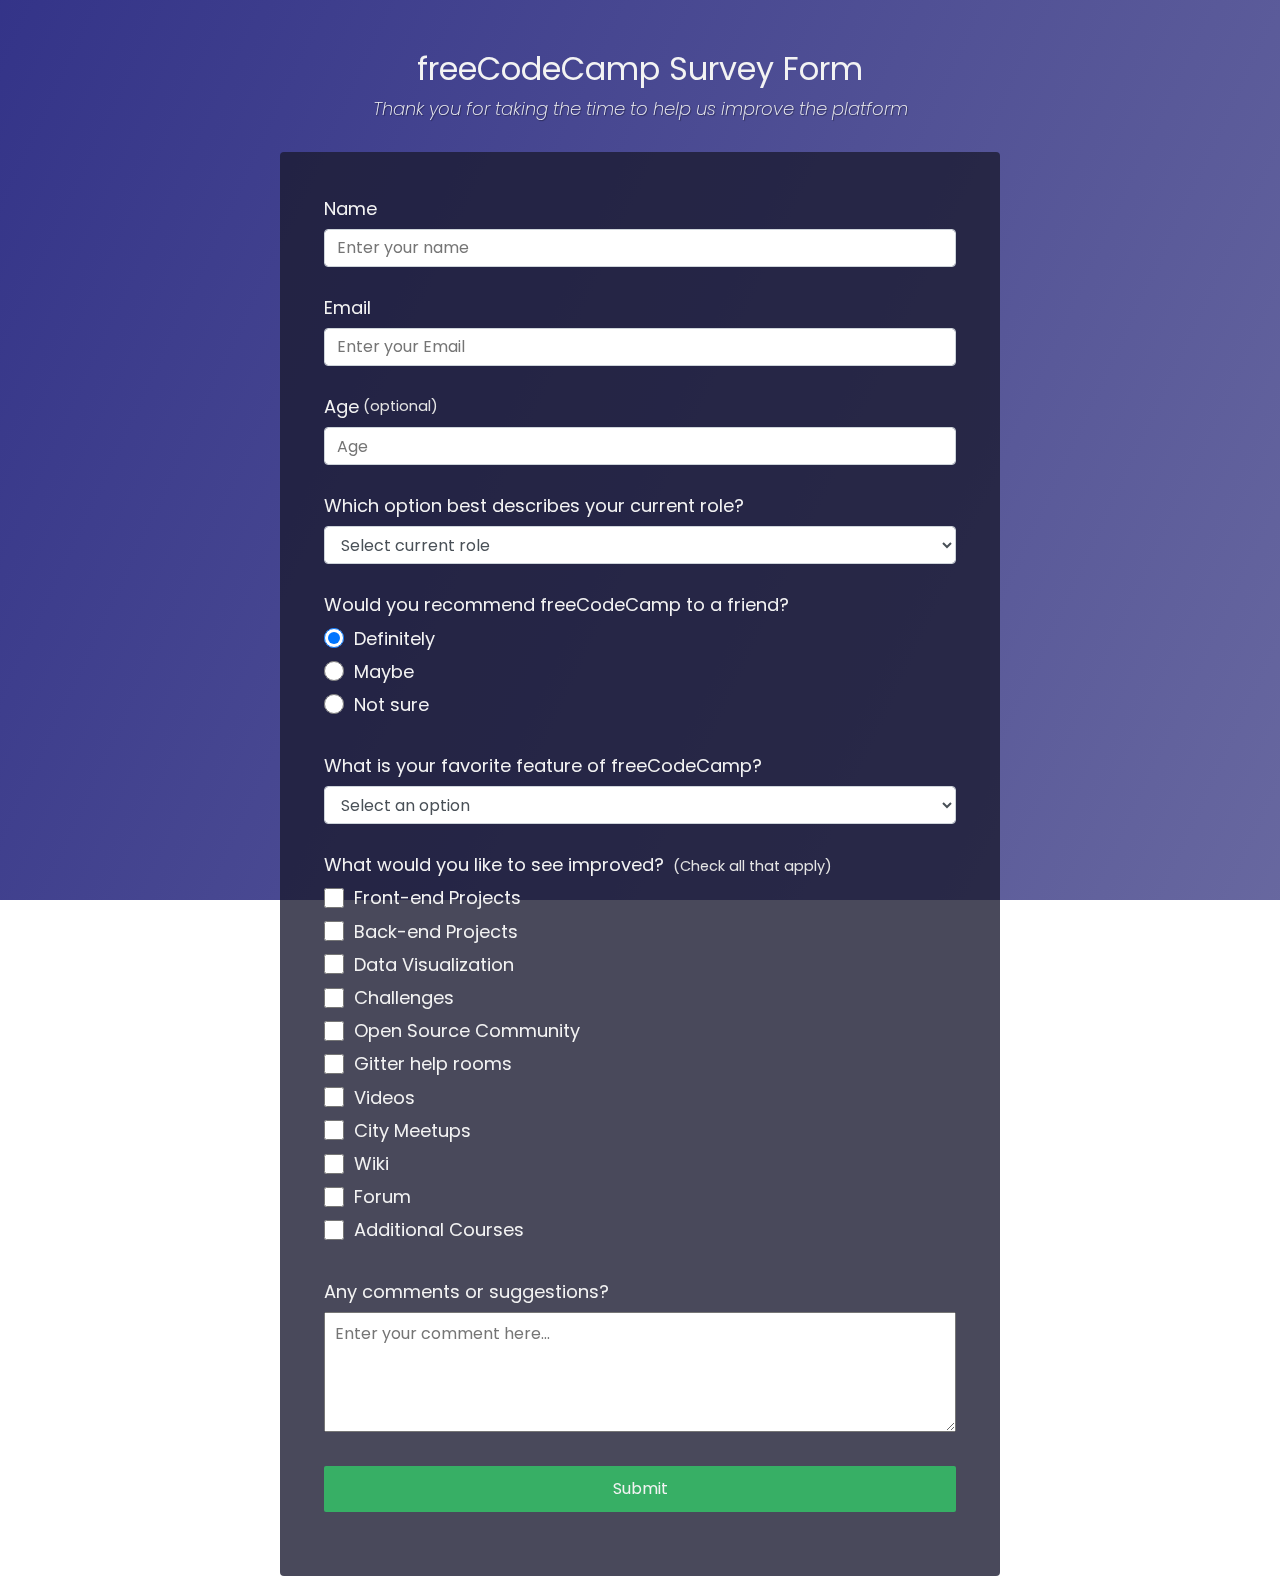
<file: Responsive Web Design Certification/Build a Survey/Index.html>
<!DOCTYPE html>
<!-- saved from url=(0039)https://survey-form.freecodecamp.rocks/ -->
<html><head><meta http-equiv="Content-Type" content="text/html; charset=UTF-8">
    <link rel="stylesheet" href="styles.css">
  </head>
  <body cz-shortcut-listen="true">
    <div class="container">
      <header class="header">
        <h1 id="title" class="text-center">freeCodeCamp Survey Form</h1>
        <p id="description" class="description text-center">
          Thank you for taking the time to help us improve the platform
        </p>
      </header>
      <form id="survey-form">
        <div class="form-group">
          <label id="name-label" for="name">Name</label>
          <input type="text" name="name" id="name" class="form-control" placeholder="Enter your name" required="">
        </div>
        <div class="form-group">
          <label id="email-label" for="email">Email</label>
          <input type="email" name="email" id="email" class="form-control" placeholder="Enter your Email" required="">
        </div>
        <div class="form-group">
          <label id="number-label" for="number">Age<span class="clue">(optional)</span></label>
          <input type="number" name="age" id="number" min="10" max="99" class="form-control" placeholder="Age">
        </div>
        <div class="form-group">
          <p>Which option best describes your current role?</p>
          <select id="dropdown" name="role" class="form-control" required="">
            <option disabled="" selected="" value="">Select current role</option>
            <option value="student">Student</option>
            <option value="job">Full Time Job</option>
            <option value="learner">Full Time Learner</option>
            <option value="preferNo">Prefer not to say</option>
            <option value="other">Other</option>
          </select>
        </div>

        <div class="form-group">
          <p>Would you recommend freeCodeCamp to a friend?</p>
          <label>
            <input name="user-recommend" value="definitely" type="radio" class="input-radio" checked="">Definitely</label>
          <label>
            <input name="user-recommend" value="maybe" type="radio" class="input-radio">Maybe</label>

          <label><input name="user-recommend" value="not-sure" type="radio" class="input-radio">Not sure</label>
        </div>

        <div class="form-group">
          <p>What is your favorite feature of freeCodeCamp?</p>
          <select id="most-like" name="mostLike" class="form-control" required="">
            <option disabled="" selected="" value="">Select an option</option>
            <option value="challenges">Challenges</option>
            <option value="projects">Projects</option>
            <option value="community">Community</option>
            <option value="openSource">Open Source</option>
          </select>
        </div>

        <div class="form-group">
          <p>
            What would you like to see improved?
            <span class="clue">(Check all that apply)</span>
          </p>

          <label><input name="prefer" value="front-end-projects" type="checkbox" class="input-checkbox">Front-end Projects</label>
          <label>
            <input name="prefer" value="back-end-projects" type="checkbox" class="input-checkbox">Back-end Projects</label>
          <label><input name="prefer" value="data-visualization" type="checkbox" class="input-checkbox">Data Visualization</label>
          <label><input name="prefer" value="challenges" type="checkbox" class="input-checkbox">Challenges</label>
          <label><input name="prefer" value="open-source-community" type="checkbox" class="input-checkbox">Open Source Community</label>
          <label><input name="prefer" value="gitter-help-rooms" type="checkbox" class="input-checkbox">Gitter help rooms</label>
          <label><input name="prefer" value="videos" type="checkbox" class="input-checkbox">Videos</label>
          <label><input name="prefer" value="city-meetups" type="checkbox" class="input-checkbox">City Meetups</label>
          <label><input name="prefer" value="wiki" type="checkbox" class="input-checkbox">Wiki</label>
          <label><input name="prefer" value="forum" type="checkbox" class="input-checkbox">Forum</label>
          <label><input name="prefer" value="additional-courses" type="checkbox" class="input-checkbox">Additional Courses</label>
        </div>

        <div class="form-group">
          <p>Any comments or suggestions?</p>
          <textarea id="comments" class="input-textarea" name="comment" placeholder="Enter your comment here..."></textarea>
        </div>

        <div class="form-group">
          <button type="submit" id="submit" class="submit-button">
            Submit
          </button>
        </div>
      </form>
    </div>
  

</body></html
</file>
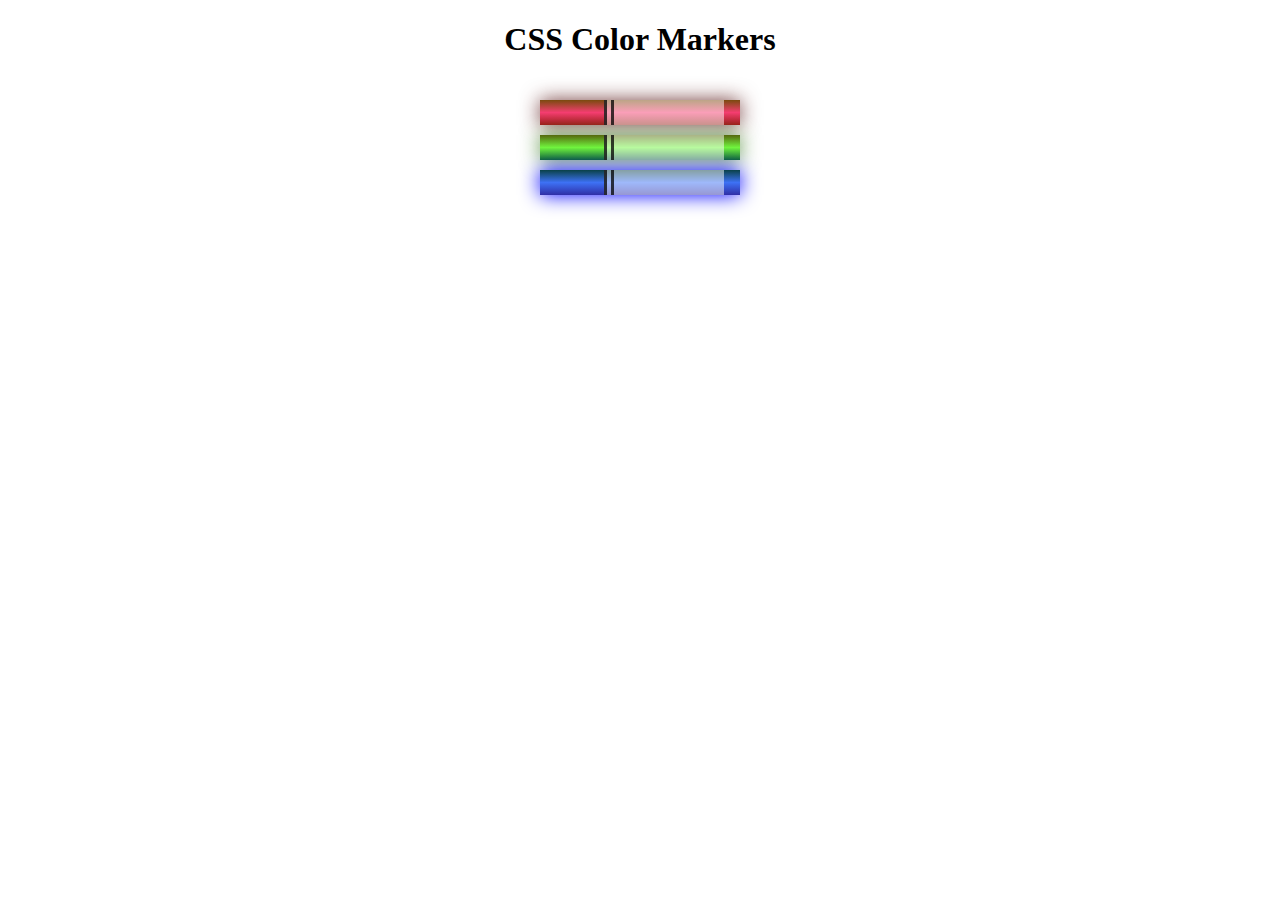
<file: Responsive Web Design Certification/Learn CSS Colors by Building a Set of Colored Markers/Index.html>
<!DOCTYPE html>
<html lang="en">
  <head>
    <meta charset="utf-8">
    <meta name="viewport" content="width=device-width, initial-scale=1.0">
    <title>Colored Markers</title>
    <link rel="stylesheet" href="styles.css">
  </head>
  <body>
    <h1>CSS Color Markers</h1>
    <div class="container">
      <div class="marker red">
        <div class="cap"></div>
        <div class="sleeve"></div>
      </div>
      <div class="marker green">
        <div class="cap"></div>
        <div class="sleeve"></div>
      </div>
      <div class="marker blue">
        <div class="cap"></div>
        <div class="sleeve"></div>
      </div>
    </div>
  </body>
</html>
</file>
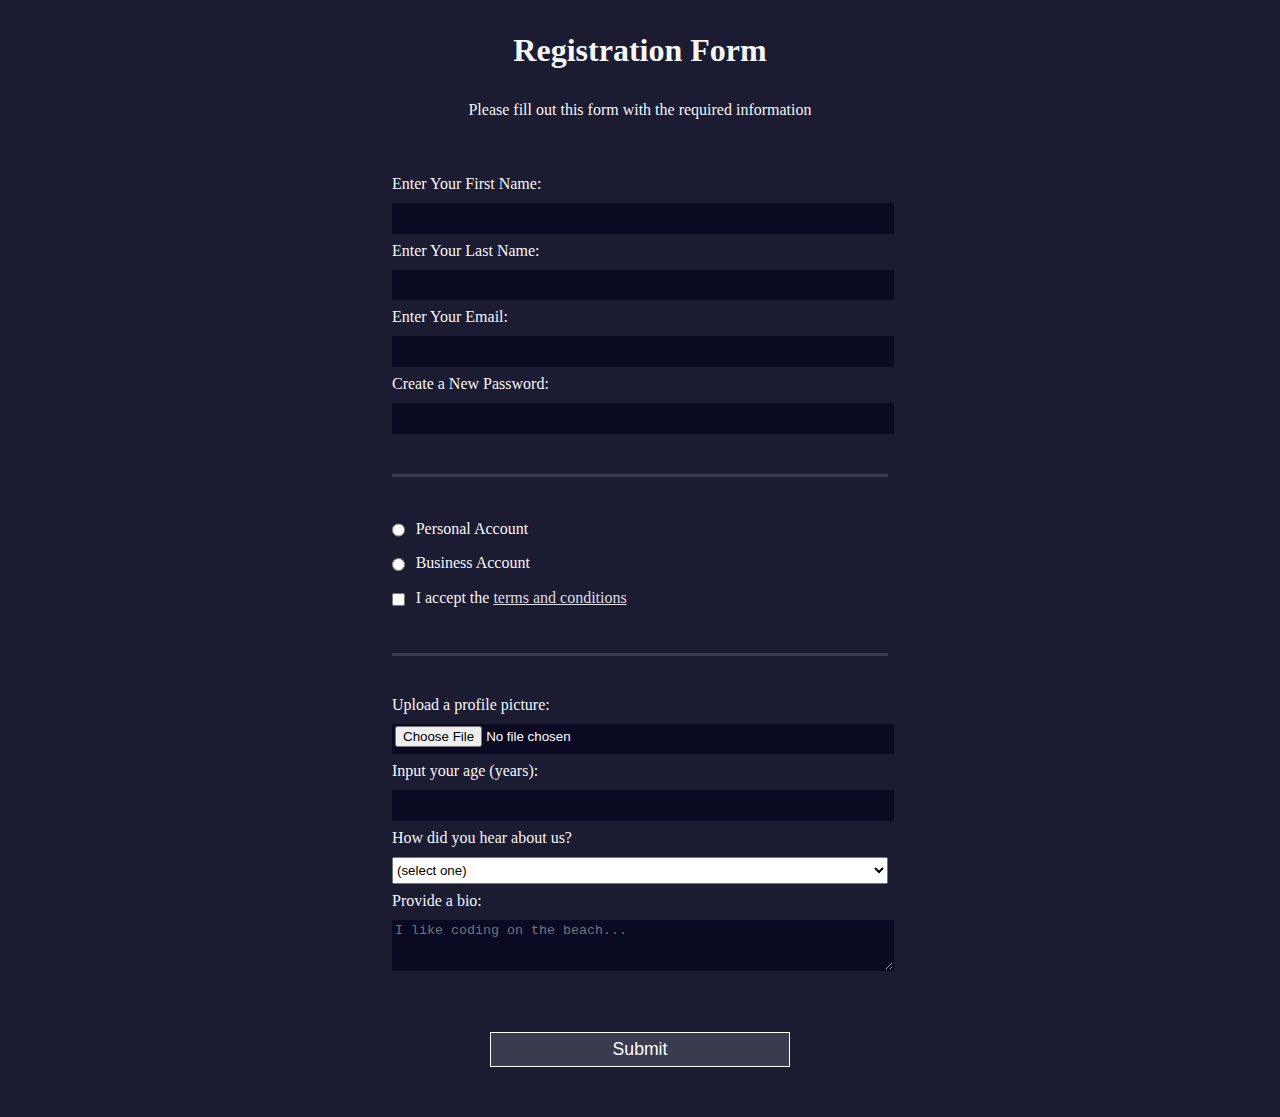
<file: Responsive Web Design Certification/Learn HTML Forms by Building a Registration Form/Index.html>
<!DOCTYPE html>
<html lang="en">
  <head>
    <meta charset="UTF-8">
    <title>Registration Form</title>
    <link rel="stylesheet" href="styles.css" />
  </head>
  <body>
    <h1>Registration Form</h1>
    <p>Please fill out this form with the required information</p>
    <form method="post" action='https://register-demo.freecodecamp.org'>
      <fieldset>
        <label for="first-name">Enter Your First Name: <input id="first-name" name="first-name" type="text" required /></label>
        <label for="last-name">Enter Your Last Name: <input id="last-name" name="last-name" type="text" required /></label>
        <label for="email">Enter Your Email: <input id="email" name="email" type="email" required /></label>
        <label for="new-password">Create a New Password: <input id="new-password" name="new-password" type="password" pattern="[a-z0-5]{8,}" required /></label>
      </fieldset>
      <fieldset>
        <label for="personal-account"><input id="personal-account" type="radio" name="account-type" class="inline" /> Personal Account</label>
        <label for="business-account"><input id="business-account" type="radio" name="account-type" class="inline" /> Business Account</label>
        <label for="terms-and-conditions">
          <input id="terms-and-conditions" type="checkbox" required name="terms-and-conditions" class="inline" /> I accept the <a href="https://www.freecodecamp.org/news/terms-of-service/">terms and conditions</a>
        </label>
      </fieldset>
      <fieldset>
        <label for="profile-picture">Upload a profile picture: <input id="profile-picture" type="file" name="file" /></label>
        <label for="age">Input your age (years): <input id="age" type="number" name="age" min="13" max="120" /></label>
        <label for="referrer">How did you hear about us?
          <select id="referrer" name="referrer">
            <option value="">(select one)</option>
            <option value="1">freeCodeCamp News</option>
            <option value="2">freeCodeCamp YouTube Channel</option>
            <option value="3">freeCodeCamp Forum</option>
            <option value="4">Other</option>
          </select>
        </label>
        <label for="bio">Provide a bio:
          <textarea id="bio" name="bio" rows="3" cols="30" placeholder="I like coding on the beach..."></textarea>
        </label>
      </fieldset>
      <input type="submit" value="Submit" />
    </form>
  </body>
</html>
</file>
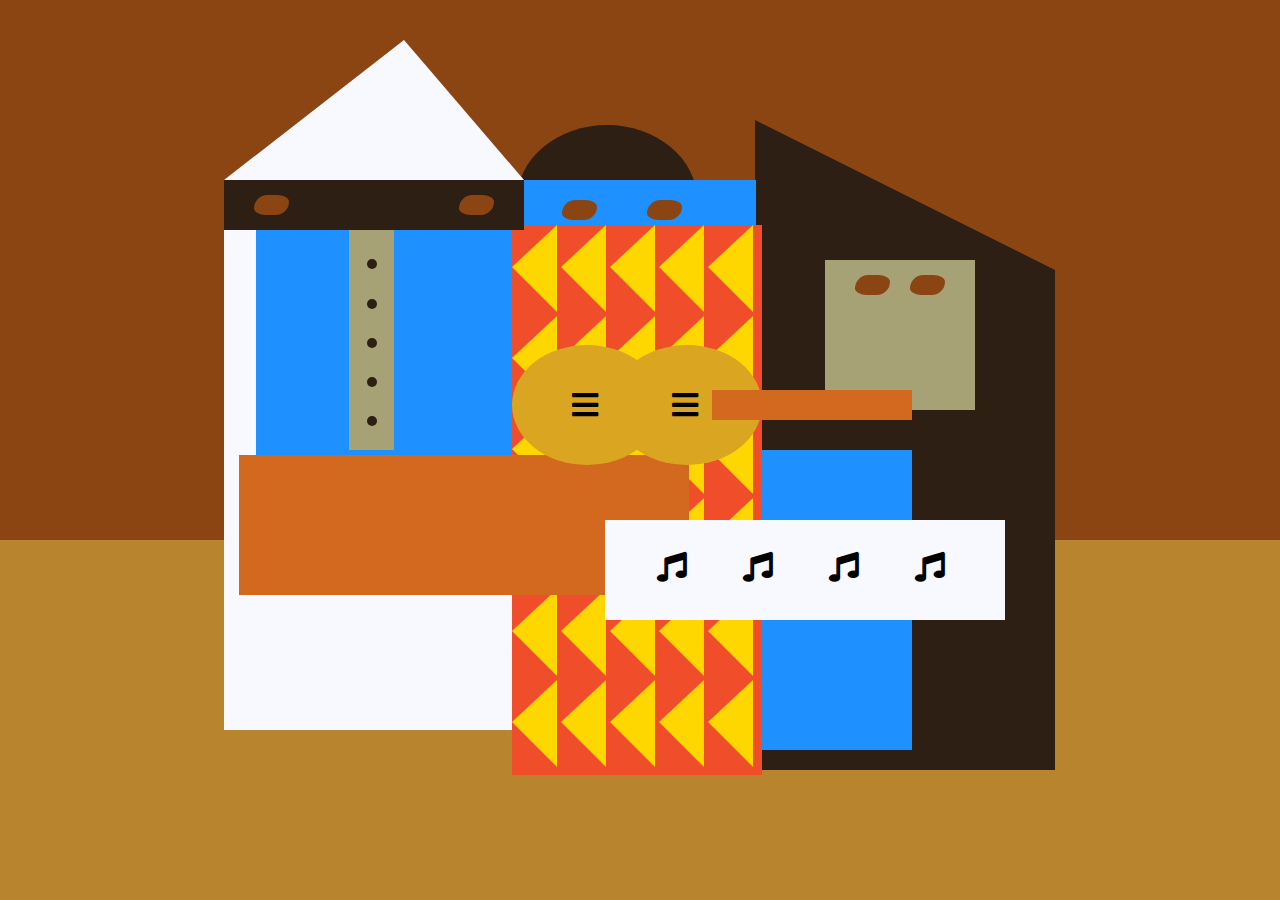
<file: Responsive Web Design Certification/Learn Intermediate CSS by Building a Picasso Painting/Index.html>
<!DOCTYPE html>
<html lang="en">
  <head>
    <meta charset="utf-8">
    <title>Picasso Painting</title>
    <link rel="stylesheet" href="./styles.css" />
    <link rel="stylesheet" href="https://use.fontawesome.com/releases/v5.8.2/css/all.css">
  </head>
  <body>
    <div id="back-wall"></div>
    <div class="characters">
      <div id="offwhite-character">
        <div id="white-hat"></div>
        <div id="black-mask">
          <div class="eyes left"></div>
          <div class="eyes right"></div>
        </div>
        <div id="gray-instrument">
          <div class="black-dot"></div>
          <div class="black-dot"></div>
          <div class="black-dot"></div>
          <div class="black-dot"></div>
          <div class="black-dot"></div>
        </div>
        <div id="tan-table"></div>
      </div>
      <div id="black-character">
        <div id="black-hat"></div>
        <div id="gray-mask">
          <div class="eyes left"></div>
          <div class="eyes right"></div>
        </div>
        <div id="white-paper">
          <i class="fas fa-music"></i>
          <i class="fas fa-music"></i>
          <i class="fas fa-music"></i>
          <i class="fas fa-music"></i>
        </div>
      </div>
      <div class="blue" id="blue-left"></div>
      <div class="blue" id="blue-right"></div>
      <div id="orange-character">
        <div id="black-round-hat"></div>
        <div id="eyes-div">
          <div class="eyes left"></div>
          <div class="eyes right"></div>
        </div>
        <div id="triangles">
          <div class="triangle"></div>
          <div class="triangle"></div>
          <div class="triangle"></div>
          <div class="triangle"></div>
          <div class="triangle"></div>
          <div class="triangle"></div>
          <div class="triangle"></div>
          <div class="triangle"></div>
          <div class="triangle"></div>
          <div class="triangle"></div>
          <div class="triangle"></div>
          <div class="triangle"></div>
          <div class="triangle"></div>
          <div class="triangle"></div>
          <div class="triangle"></div>
          <div class="triangle"></div>
          <div class="triangle"></div>
          <div class="triangle"></div>
          <div class="triangle"></div>
          <div class="triangle"></div>
          <div class="triangle"></div>
          <div class="triangle"></div>
          <div class="triangle"></div>
          <div class="triangle"></div>
          <div class="triangle"></div>
          <div class="triangle"></div>
          <div class="triangle"></div>
          <div class="triangle"></div>
          <div class="triangle"></div>
          <div class="triangle"></div>
        </div>
        <div id="guitar">
          <div class="guitar" id="guitar-left">
            <i class="fas fa-bars"></i>
          </div>
          <div class="guitar" id="guitar-right">
            <i class="fas fa-bars"></i>
          </div>
          <div id="guitar-neck"></div>
        </div>
      </div>
    </div>
  </body>
</html>
</file>
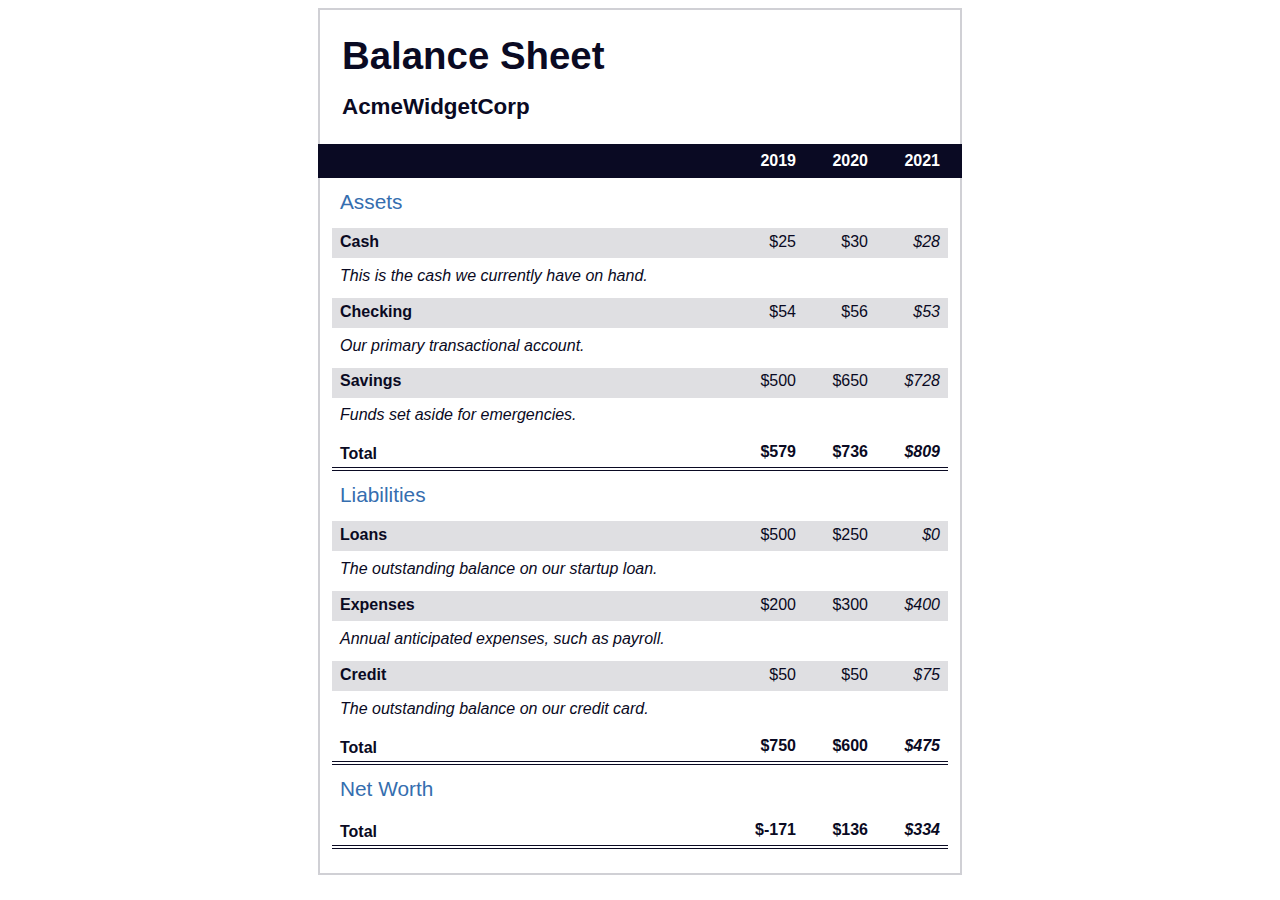
<file: Responsive Web Design Certification/Learn More About CSS Pseudo Selectors By Building A Balance Sheet/Index.html>
<!DOCTYPE html>
<html lang="en">
  <head>
    <meta charset="UTF-8">
    <meta name="viewport" content="width=device-width, initial-scale=1.0">
    <title>Balance Sheet</title>
    <link rel="stylesheet" href="./styles.css">
  </head>
  <body>
    <main>
      <section>
        <h1>
          <span class="flex">
            <span>AcmeWidgetCorp</span>
            <span>Balance Sheet</span>
          </span>
        </h1>
        <div id="years" aria-hidden="true">
          <span class="year">2019</span>
          <span class="year">2020</span>
          <span class="year">2021</span>
        </div>
        <div class="table-wrap">
          <table>
            <caption>Assets</caption>
            <thead>
              <tr>
                <td></td>
                <th><span class="sr-only year">2019</span></th>
                <th><span class="sr-only year">2020</span></th>
                <th class="current"><span class="sr-only year">2021</span></th>
              </tr>
            </thead>
            <tbody>
              <tr class="data">
                <th>Cash <span class="description">This is the cash we currently have on hand.</span></th>
                <td>$25</td>
                <td>$30</td>
                <td class="current">$28</td>
              </tr>
              <tr class="data">
                <th>Checking <span class="description">Our primary transactional account.</span></th>
                <td>$54</td>
                <td>$56</td>
                <td class="current">$53</td>
              </tr>
              <tr class="data">
                <th>Savings <span class="description">Funds set aside for emergencies.</span></th>
                <td>$500</td>
                <td>$650</td>
                <td class="current">$728</td>
              </tr>
              <tr class="total">
                <th>Total <span class="sr-only">Assets</span></th>
                <td>$579</td>
                <td>$736</td>
                <td class="current">$809</td>
              </tr>
            </tbody>
          </table>
          <table>
            <caption>Liabilities</caption>
            <thead>
              <tr>
              <td></td>
              <th><span class="sr-only">2019</span></th>
              <th><span class="sr-only">2020</span></th>
              <th><span class="sr-only">2021</span></th>
              </tr>
            </thead>
            <tbody>
              <tr class="data">
                <th>Loans <span class="description">The outstanding balance on our startup loan.</span></th>
                <td>$500</td>
                <td>$250</td>
                <td class="current">$0</td>
              </tr>
              <tr class="data">
                <th>Expenses <span class="description">Annual anticipated expenses, such as payroll.</span></th>
                <td>$200</td>
                <td>$300</td>
                <td class="current">$400</td>
              </tr>
              <tr class="data">
                <th>Credit <span class="description">The outstanding balance on our credit card.</span></th>
                <td>$50</td>
                <td>$50</td>
                <td class="current">$75</td>
              </tr>
              <tr class="total">
                <th>Total <span class="sr-only">Liabilities</span></th>
                <td>$750</td>
                <td>$600</td>
                <td class="current">$475</td>
              </tr>
            </tbody>
          </table>
          <table>
            <caption>Net Worth</caption>
            <thead>
              <tr>
              <td></td>
              <th><span class="sr-only">2019</span></th>
              <th><span class="sr-only">2020</span></th>
              <th><span class="sr-only">2021</span></th>
              </tr>
            </thead>
            <tbody>
              <tr class="total">
                <th>Total <span class="sr-only">Net Worth</span></th>
                <td>$-171</td>
                <td>$136</td>
                <td class="current">$334</td>
              </tr>
            </tbody>
          </table>
        </div>
      </section>
    </main>
  </body>
</html>
</file>
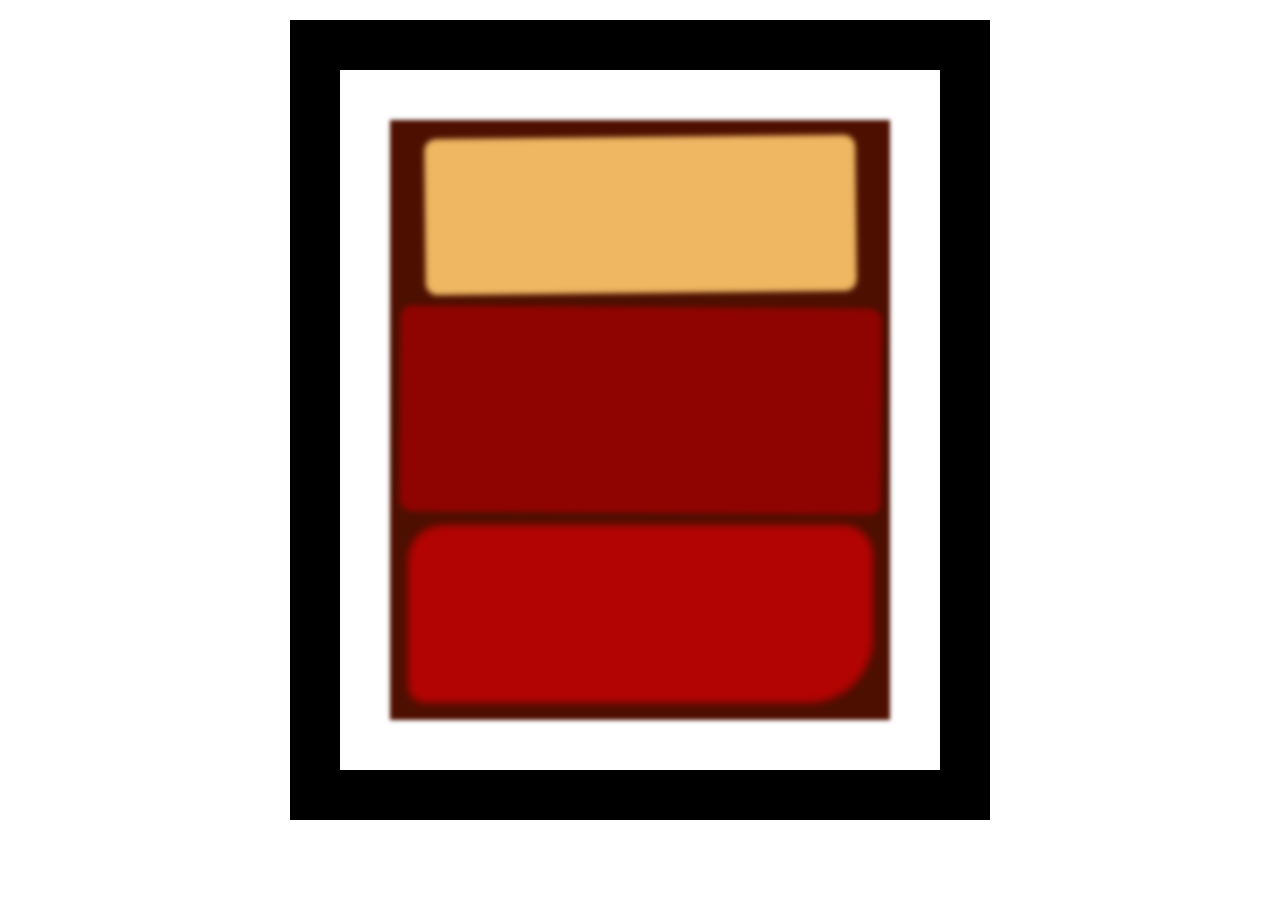
<file: Responsive Web Design Certification/Learn the CSS Box Model by Building a Rothko Painting/Index.html>
<!DOCTYPE html>
<html lang="en">
  <head>
    <meta charset="UTF-8">
    <title>Rothko Painting</title>
    <link href="./styles.css" rel="stylesheet">
  </head>
  <body>
    <div class="frame">
      <div class="canvas">
        <div class="one"></div>
        <div class="two"></div>
        <div class="three"></div>
      </div>
    </div>
  </body>
</html>
</file>
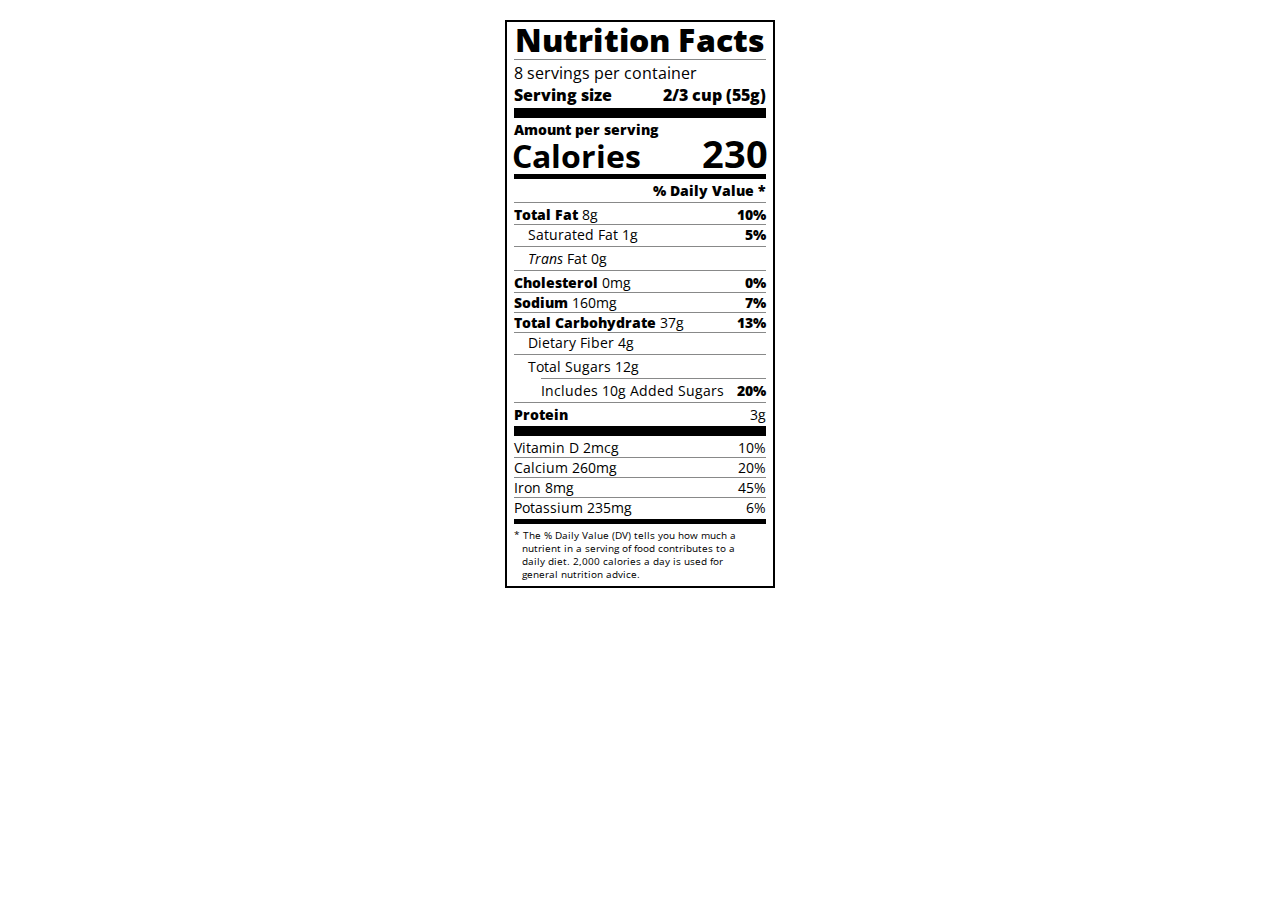
<file: Responsive Web Design Certification/Learn Typography by Building a Nutrition Label/index.html>
<!DOCTYPE html>
<html lang="en">

<head>
  <meta charset="UTF-8">
  <title>Nutrition Label</title>
  <link href="https://fonts.googleapis.com/css?family=Open+Sans:400,700,800" rel="stylesheet">
  <link href="./styles.css" rel="stylesheet">
</head>

<body>
  <div class="label">
    <header>
      <h1 class="bold">Nutrition Facts</h1>
      <div class="divider"></div>
      <p>8 servings per container</p>
      <p class="bold">Serving size <span>2/3 cup (55g)</span></p>
    </header>
    <div class="divider large"></div>
    <div class="calories-info">
      <div class="left-container">
        <h2 class="bold small-text">Amount per serving</h2>
        <p>Calories</p>
      </div>
      <span>230</span>
    </div>
    <div class="divider medium"></div>
    <div class="daily-value small-text">
      <p class="bold right no-divider">% Daily Value *</p>
      <div class="divider"></div>
      <p><span><span class="bold">Total Fat</span> 8g</span> <span class="bold">10%</span></p>
      <p class="indent no-divider">Saturated Fat 1g <span class="bold">5%</span></p>
      <div class="divider"></div>
      <p class="indent no-divider"><span><i>Trans</i> Fat 0g</span></p>
      <div class="divider"></div>
      <p><span><span class="bold">Cholesterol</span> 0mg</span> <span class="bold">0%</span></p>
      <p><span><span class="bold">Sodium</span> 160mg</span> <span class="bold">7%</span></p>
      <p><span><span class="bold">Total Carbohydrate</span> 37g</span> <span class="bold">13%</span></p>
      <p class="indent no-divider">Dietary Fiber 4g</p>
      <div class="divider"></div>
      <p class="indent no-divider">Total Sugars 12g</p>
      <div class="divider double-indent"></div>
      <p class="double-indent no-divider">Includes 10g Added Sugars <span class="bold">20%</span>
      <div class="divider"></div>
      <p class="no-divider"><span class="bold">Protein</span> 3g</p>
      <div class="divider large"></div>
      <p>Vitamin D 2mcg <span>10%</span></p>
      <p>Calcium 260mg <span>20%</span></p>
      <p>Iron 8mg <span>45%</span></p>
      <p class="no-divider">Potassium 235mg <span>6%</span></p>
    </div>
    <div class="divider medium"></div>
    <p class="note">* The % Daily Value (DV) tells you how much a nutrient in a serving of food contributes to a daily
      diet. 2,000 calories a day is used for general nutrition advice.</p>
  </div>
</body>
</html>
</file>
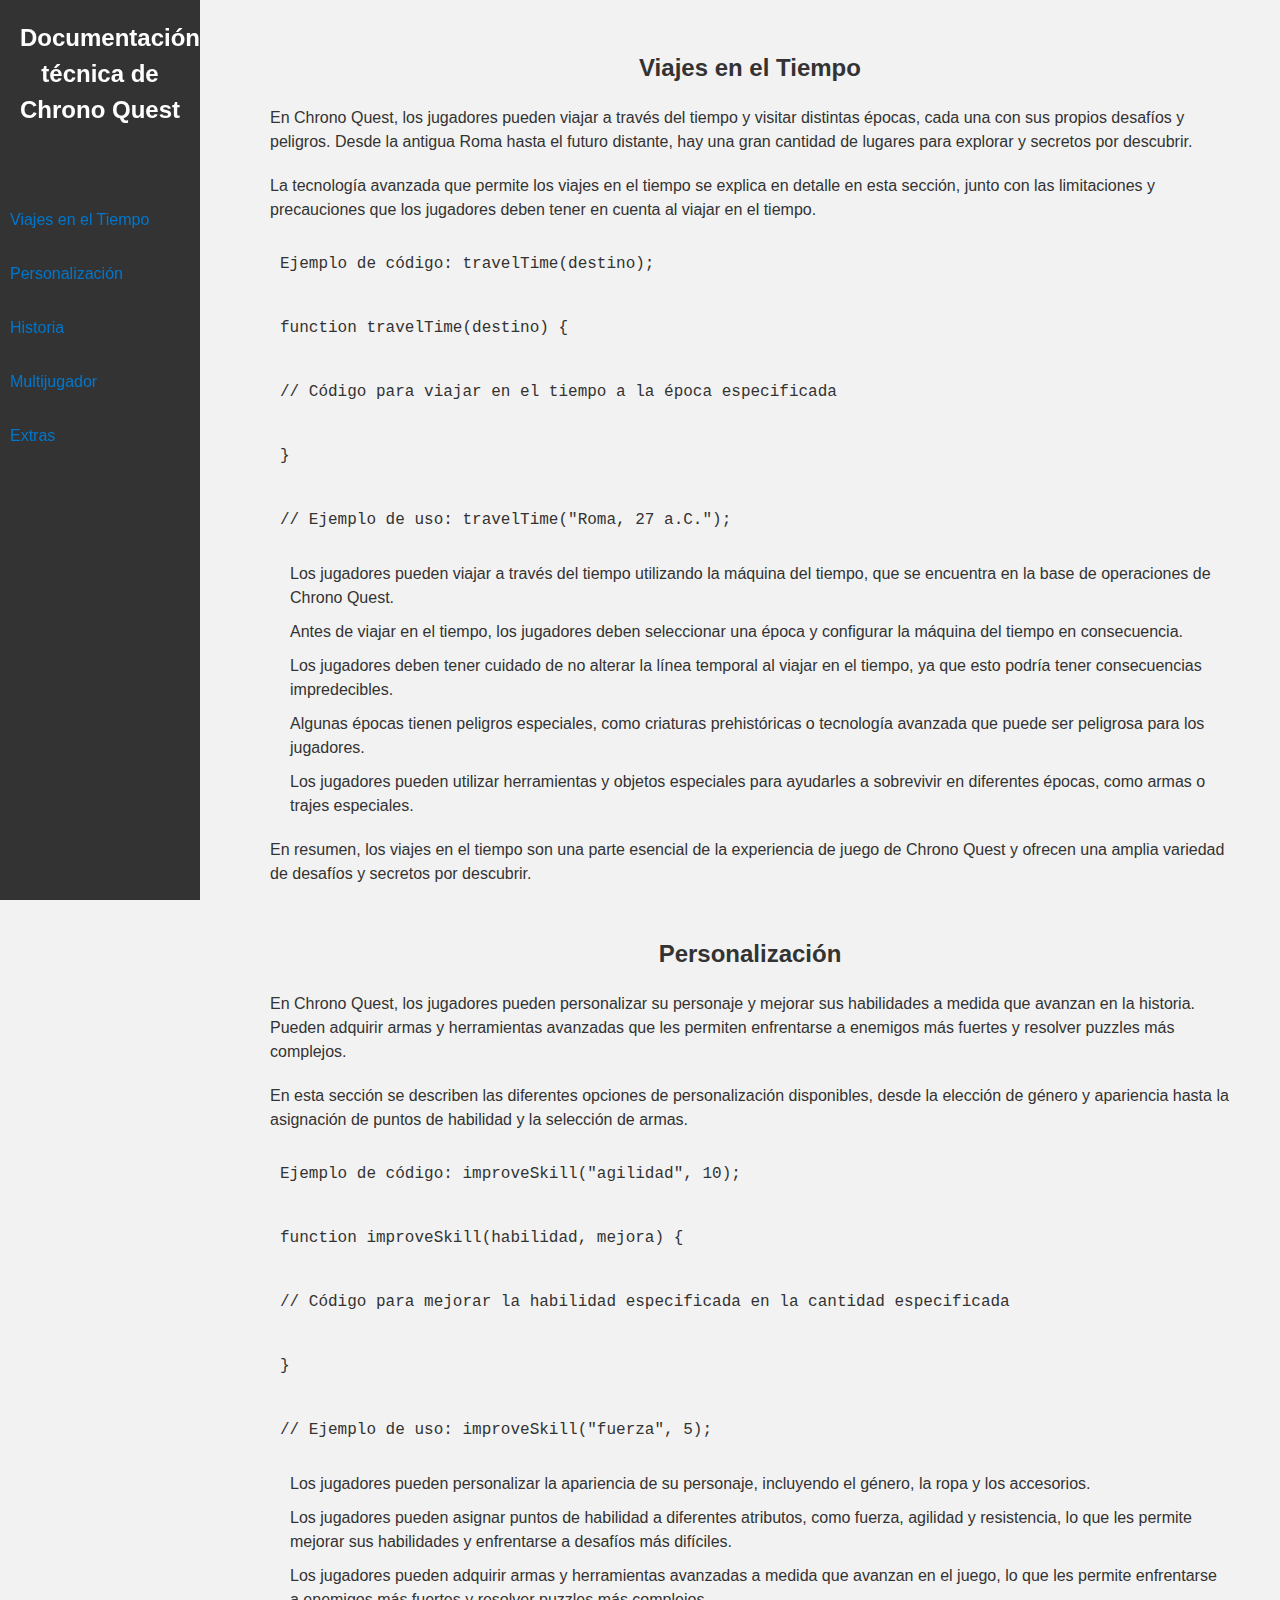
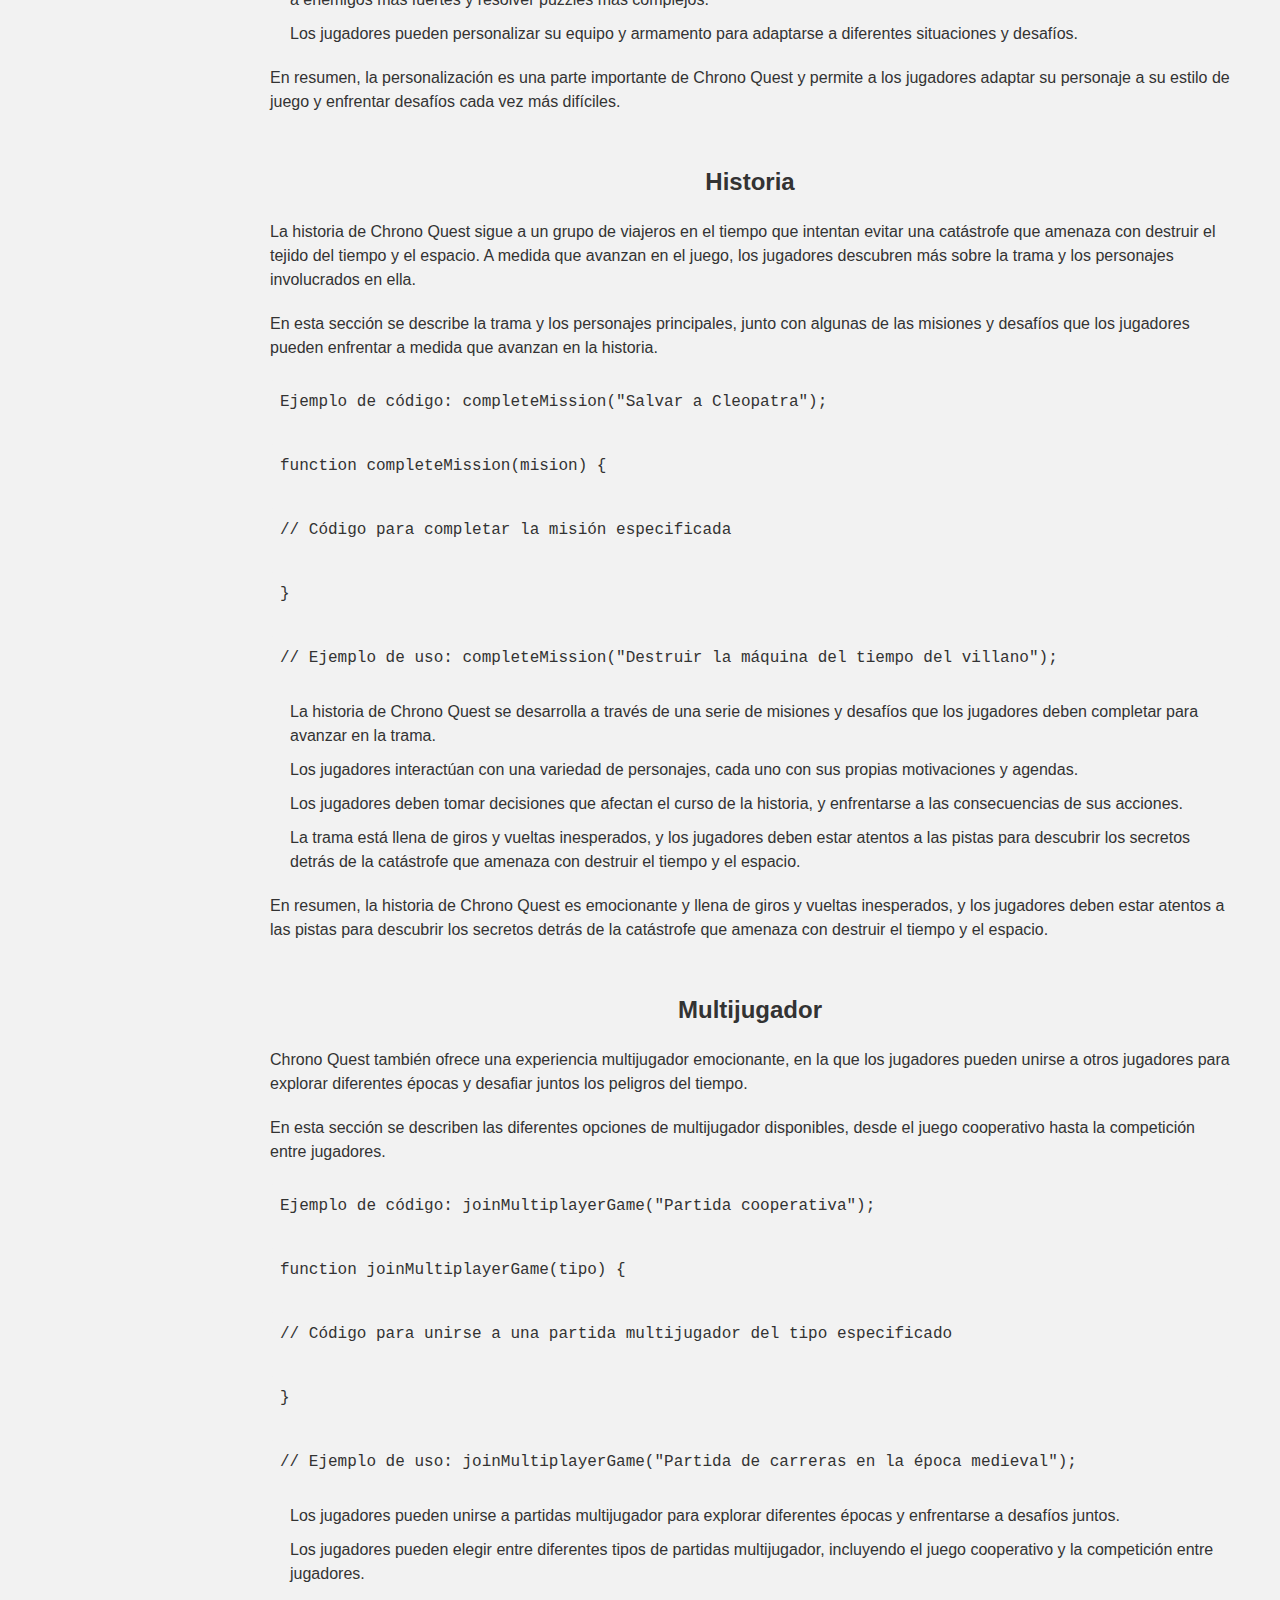
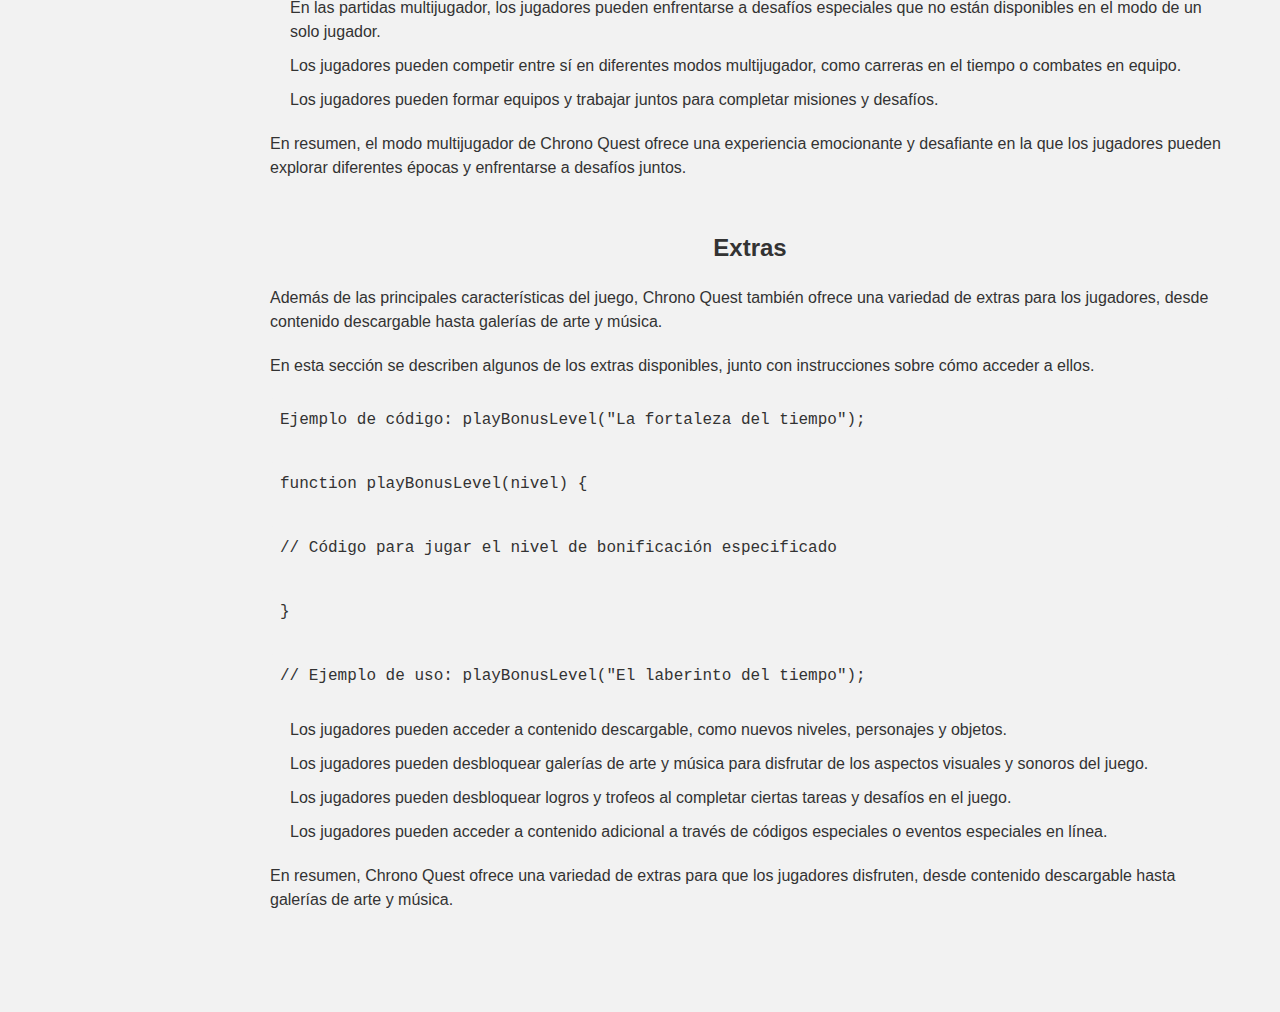
<file: Responsive Web Design Certification/Technical Documentation Page/Index.html>
<!DOCTYPE html>
<html>
<head>
  <meta charset="UTF-8">
  <title>Documentación técnica de Chrono Quest</title>
  <link rel="stylesheet" href="styles.css">
</head>
<body>
  <nav id="navbar">
    <header>Documentación técnica de Chrono Quest</header>
    <ul>
      <li><a class="nav-link" href="#viajes_en_el_tiempo">Viajes en el Tiempo</a></li>
      <li><a class="nav-link" href="#personalización">Personalización</a></li>
      <li><a class="nav-link" href="#historia">Historia</a></li>
      <li><a class="nav-link" href="#multijugador">Multijugador</a></li>
      <li><a class="nav-link" href="#extras">Extras</a></li>
    </ul>
  </nav>
  <main id="main-doc">
    <section class="main-section" id="viajes_en_el_tiempo">
      <header>Viajes en el Tiempo</header>
      <p>En Chrono Quest, los jugadores pueden viajar a través del tiempo y visitar distintas épocas, cada una con sus propios desafíos y peligros. Desde la antigua Roma hasta el futuro distante, hay una gran cantidad de lugares para explorar y secretos por descubrir.</p>
      <p>La tecnología avanzada que permite los viajes en el tiempo se explica en detalle en esta sección, junto con las limitaciones y precauciones que los jugadores deben tener en cuenta al viajar en el tiempo.</p>
      <code>Ejemplo de código: travelTime(destino);</code>
      <code>function travelTime(destino) {</code>
      <code> // Código para viajar en el tiempo a la época especificada</code>
      <code>}</code>
      <code>// Ejemplo de uso: travelTime("Roma, 27 a.C.");</code>
      <ul>
        <li>Los jugadores pueden viajar a través del tiempo utilizando la máquina del tiempo, que se encuentra en la base de operaciones de Chrono Quest.</li>
        <li>Antes de viajar en el tiempo, los jugadores deben seleccionar una época y configurar la máquina del tiempo en consecuencia.</li>
        <li>Los jugadores deben tener cuidado de no alterar la línea temporal al viajar en el tiempo, ya que esto podría tener consecuencias impredecibles.</li>
        <li>Algunas épocas tienen peligros especiales, como criaturas prehistóricas o tecnología avanzada que puede ser peligrosa para los jugadores.</li>
        <li>Los jugadores pueden utilizar herramientas y objetos especiales para ayudarles a sobrevivir en diferentes épocas, como armas o trajes especiales.</li>
      </ul>
      <p>En resumen, los viajes en el tiempo son una parte esencial de la experiencia de juego de Chrono Quest y ofrecen una amplia variedad de desafíos y secretos por descubrir.</p>
    </section>
    <section class="main-section" id="personalización">
      <header>Personalización</header>
      <p>En Chrono Quest, los jugadores pueden personalizar su personaje y mejorar sus habilidades a medida que avanzan en la historia. Pueden adquirir armas y herramientas avanzadas que les permiten enfrentarse a enemigos más fuertes y resolver puzzles más complejos.</p>
      <p>En esta sección se describen las diferentes opciones de personalización disponibles, desde la elección de género y apariencia hasta la asignación de puntos de habilidad y la selección de armas.</p>
      <code>Ejemplo de código: improveSkill("agilidad", 10);</code>
      <code>function improveSkill(habilidad, mejora) {</code>
      <code> // Código para mejorar la habilidad especificada en la cantidad especificada</code>
      <code>}</code>
      <code>// Ejemplo de uso: improveSkill("fuerza", 5);</code>
      <ul>
        <li>Los jugadores pueden personalizar la apariencia de su personaje, incluyendo el género, la ropa y los accesorios.</li>
        <li>Los jugadores pueden asignar puntos de habilidad a diferentes atributos, como fuerza, agilidad y resistencia, lo que les permite mejorar sus habilidades y enfrentarse a desafíos más difíciles.</li>
        <li>Los jugadores pueden adquirir armas y herramientas avanzadas a medida que avanzan en el juego, lo que les permite enfrentarse a enemigos más fuertes y resolver puzzles más complejos.</li>
        <li>Los jugadores pueden personalizar su equipo y armamento para adaptarse a diferentes situaciones y desafíos.</li>
      </ul>
      <p>En resumen, la personalización es una parte importante de Chrono Quest y permite a los jugadores adaptar su personaje a su estilo de juego y enfrentar desafíos cada vez más difíciles.</p>
    </section>
    <section class="main-section" id="historia">
      <header>Historia</header>
      <p>La historia de Chrono Quest sigue a un grupo de viajeros en el tiempo que intentan evitar una catástrofe que amenaza con destruir el tejido del tiempo y el espacio. A medida que avanzan en el juego, los jugadores descubren más sobre la trama y los personajes involucrados en ella.</p>
      <p>En esta sección se describe la trama y los personajes principales, junto con algunas de las misiones y desafíos que los jugadores pueden enfrentar a medida que avanzan en la historia.</p>
      <code>Ejemplo de código: completeMission("Salvar a Cleopatra");</code>
      <code>function completeMission(mision) {</code>
      <code> // Código para completar la misión especificada</code>
      <code>}</code>
      <code>// Ejemplo de uso: completeMission("Destruir la máquina del tiempo del villano");</code>
      <ul>
        <li>La historia de Chrono Quest se desarrolla a través de una serie de misiones y desafíos que los jugadores deben completar para avanzar en la trama.</li>
        <li>Los jugadores interactúan con una variedad de personajes, cada uno con sus propias motivaciones y agendas.</li>
        <li>Los jugadores deben tomar decisiones que afectan el curso de la historia, y enfrentarse a las consecuencias de sus acciones.</li>
        <li>La trama está llena de giros y vueltas inesperados, y los jugadores deben estar atentos a las pistas para descubrir los secretos detrás de la catástrofe que amenaza con destruir el tiempo y el espacio.</li>
      </ul>
      <p>En resumen, la historia de Chrono Quest es emocionante y llena de giros y vueltas inesperados, y los jugadores deben estar atentos a las pistas para descubrir los secretos detrás de la catástrofe que amenaza con destruir el tiempo y el espacio.</p>
    </section>
    <section class="main-section" id="multijugador">
      <header>Multijugador</header>
      <p>Chrono Quest también ofrece una experiencia multijugador emocionante, en la que los jugadores pueden unirse a otros jugadores para explorar diferentes épocas y desafiar juntos los peligros del tiempo.</p>
      <p>En esta sección se describen las diferentes opciones de multijugador disponibles, desde el juego cooperativo hasta la competición entre jugadores.</p>
      <code>Ejemplo de código: joinMultiplayerGame("Partida cooperativa");</code>
      <code>function joinMultiplayerGame(tipo) {</code>
      <code> // Código para unirse a una partida multijugador del tipo especificado</code>
      <code>}</code>
      <code>// Ejemplo de uso: joinMultiplayerGame("Partida de carreras en la época medieval");</code>
      <ul>
        <li>Los jugadores pueden unirse a partidas multijugador para explorar diferentes épocas y enfrentarse a desafíos juntos.</li>
        <li>Los jugadores pueden elegir entre diferentes tipos de partidas multijugador, incluyendo el juego cooperativo y la competición entre jugadores.</li>
        <li>En las partidas multijugador, los jugadores pueden enfrentarse a desafíos especiales que no están disponibles en el modo de un solo jugador.</li>
<li>Los jugadores pueden competir entre sí en diferentes modos multijugador, como carreras en el tiempo o combates en equipo.</li>
<li>Los jugadores pueden formar equipos y trabajar juntos para completar misiones y desafíos.</li>
</ul>
<p>En resumen, el modo multijugador de Chrono Quest ofrece una experiencia emocionante y desafiante en la que los jugadores pueden explorar diferentes épocas y enfrentarse a desafíos juntos.</p>
</section>
<section class="main-section" id="extras">
<header>Extras</header>
<p>Además de las principales características del juego, Chrono Quest también ofrece una variedad de extras para los jugadores, desde contenido descargable hasta galerías de arte y música.</p>
<p>En esta sección se describen algunos de los extras disponibles, junto con instrucciones sobre cómo acceder a ellos.</p>
<code>Ejemplo de código: playBonusLevel("La fortaleza del tiempo");</code>
<code>function playBonusLevel(nivel) {</code>
<code> // Código para jugar el nivel de bonificación especificado</code>
<code>}</code>
<code>// Ejemplo de uso: playBonusLevel("El laberinto del tiempo");</code>
<ul>
<li>Los jugadores pueden acceder a contenido descargable, como nuevos niveles, personajes y objetos.</li>
<li>Los jugadores pueden desbloquear galerías de arte y música para disfrutar de los aspectos visuales y sonoros del juego.</li>
<li>Los jugadores pueden desbloquear logros y trofeos al completar ciertas tareas y desafíos en el juego.</li>
<li>Los jugadores pueden acceder a contenido adicional a través de códigos especiales o eventos especiales en línea.</li>
</ul>
<p>En resumen, Chrono Quest ofrece una variedad de extras para que los jugadores disfruten, desde contenido descargable hasta galerías de arte y música.</p>
</section>

</main> </body> </html>
</file>
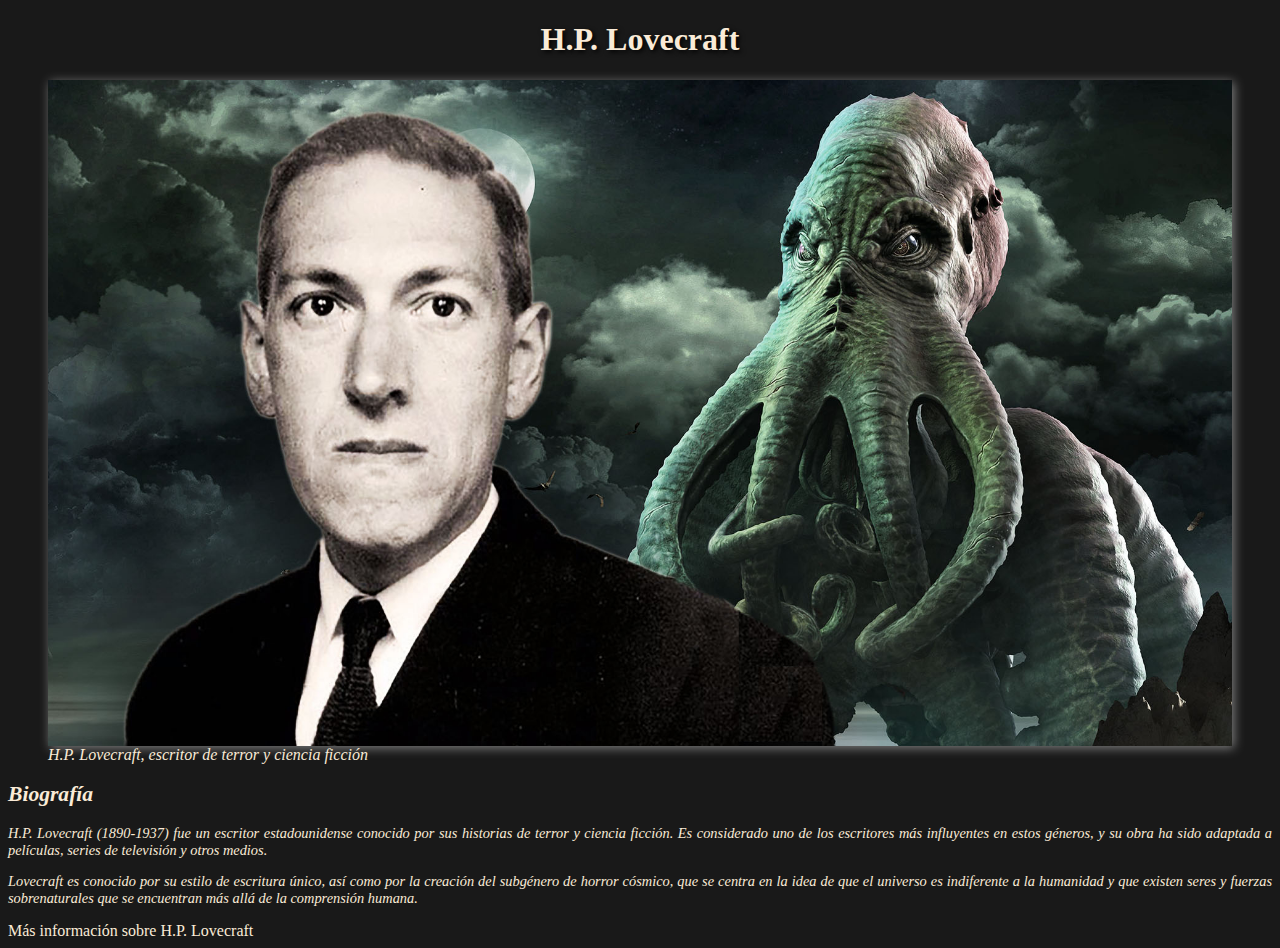
<file: Responsive Web Design Certification/Tribute Page/Index.html>
<!DOCTYPE html>
<html lang="en">
  <head>
    <meta charset="utf-8">
    <title>Picasso Painting</title>
    <link rel="stylesheet" href="./styles.css" />
    <link rel="stylesheet" href="https://use.fontawesome.com/releases/v5.8.2/css/all.css">
  </head>
  <body>
    <main id="main">
      <h1 id="title">H.P. Lovecraft</h1>
      <figure id="img-div">
        <img id="image" src="hp.jpg" alt="H.P. Lovecraft">
        <figcaption id="img-caption">H.P. Lovecraft, escritor de terror y ciencia ficción</figcaption>
      </figure>
      <div id="tribute-info">
        <h2>Biografía</h2>
        <p>H.P. Lovecraft (1890-1937) fue un escritor estadounidense conocido por sus historias de terror y ciencia ficción. Es considerado uno de los escritores más influyentes en estos géneros, y su obra ha sido adaptada a películas, series de televisión y otros medios.</p>
        <p>Lovecraft es conocido por su estilo de escritura único, así como por la creación del subgénero de horror cósmico, que se centra en la idea de que el universo es indiferente a la humanidad y que existen seres y fuerzas sobrenaturales que se encuentran más allá de la comprensión humana.</p>
      </div>
      <div>
        <a id="tribute-link" href="https://es.wikipedia.org/wiki/H._P._Lovecraft" target="_blank">Más información sobre H.P. Lovecraft</a>
      </div>
    </main>
  </body>
</html>
</file>
<file: Responsive Web Design Certification/Build a Survey/styles.css>
@import url('https://fonts.googleapis.com/css?family=Poppins:200i,400&display=swap');

:root {
  --color-white: #f3f3f3;
  --color-darkblue: #1b1b32;
  --color-darkblue-alpha: rgba(27, 27, 50, 0.8);
  --color-green: #37af65;
}

*,
*::before,
*::after {
  box-sizing: border-box;
}

body {
  font-family: 'Poppins', sans-serif;
  font-size: 1rem;
  font-weight: 400;
  line-height: 1.4;
  color: var(--color-white);
  margin: 0;
}

/* mobile friendly alternative to using background-attachment: fixed */
body::before {
  content: '';
  position: fixed;
  top: 0;
  left: 0;
  height: 100%;
  width: 100%;
  z-index: -1;
  background: var(--color-darkblue);
  background-image: linear-gradient(
      115deg,
      rgba(58, 58, 158, 0.8),
      rgba(136, 136, 206, 0.7)
    ),
    url(https://cdn.freecodecamp.org/testable-projects-fcc/images/survey-form-background.jpeg);
  background-size: cover;
  background-repeat: no-repeat;
  background-position: center;
}

h1 {
  font-weight: 400;
  line-height: 1.2;
}

p {
  font-size: 1.125rem;
}

h1,
p {
  margin-top: 0;
  margin-bottom: 0.5rem;
}

label {
  display: flex;
  align-items: center;
  font-size: 1.125rem;
  margin-bottom: 0.5rem;
}

input,
button,
select,
textarea {
  margin: 0;
  font-family: inherit;
  font-size: inherit;
  line-height: inherit;
}

button {
  border: none;
}

.container {
  width: 100%;
  margin: 3.125rem auto 0 auto;
}

@media (min-width: 576px) {
  .container {
    max-width: 540px;
  }
}

@media (min-width: 768px) {
  .container {
    max-width: 720px;
  }
}

.header {
  padding: 0 0.625rem;
  margin-bottom: 1.875rem;
}

.description {
  font-style: italic;
  font-weight: 200;
  text-shadow: 1px 1px 1px rgba(0, 0, 0, 0.4);
}

.clue {
  margin-left: 0.25rem;
  font-size: 0.9rem;
  color: #e4e4e4;
}

.text-center {
  text-align: center;
}

/* form */

form {
  background: var(--color-darkblue-alpha);
  padding: 2.5rem 0.625rem;
  border-radius: 0.25rem;
}

@media (min-width: 480px) {
  form {
    padding: 2.5rem;
  }
}

.form-group {
  margin: 0 auto 1.25rem auto;
  padding: 0.25rem;
}

.form-control {
  display: block;
  width: 100%;
  height: 2.375rem;
  padding: 0.375rem 0.75rem;
  color: #495057;
  background-color: #fff;
  background-clip: padding-box;
  border: 1px solid #ced4da;
  border-radius: 0.25rem;
  transition: border-color 0.15s ease-in-out, box-shadow 0.15s ease-in-out;
}

.form-control:focus {
  border-color: #80bdff;
  outline: 0;
  box-shadow: 0 0 0 0.2rem rgba(0, 123, 255, 0.25);
}

.input-radio,
.input-checkbox {
  display: inline-block;
  margin-right: 0.625rem;
  min-height: 1.25rem;
  min-width: 1.25rem;
}

.input-textarea {
  min-height: 120px;
  width: 100%;
  padding: 0.625rem;
  resize: vertical;
}

.submit-button {
  display: block;
  width: 100%;
  padding: 0.75rem;
  background: var(--color-green);
  color: inherit;
  border-radius: 2px;
  cursor: pointer;
}


** end of undefined **
</file>
<file: Responsive Web Design Certification/Learn CSS Colors by Building a Set of Colored Markers/styles.css>
h1 {
  text-align: center;
}

.container {
  background-color: rgb(255, 255, 255);
  padding: 10px 0;
}

.marker {
  width: 200px;
  height: 25px;
  margin: 10px auto;
}

.cap {
  width: 60px;
  height: 25px;
}

.sleeve {
  width: 110px;
  height: 25px;
  background-color: rgba(255, 255, 255, 0.5);
  border-left: 10px double rgba(0, 0, 0, 0.75);
}

.cap, .sleeve {
  display: inline-block;
}

.red {
  background: linear-gradient(rgb(122, 74, 14), rgb(245, 62, 113), rgb(162, 27, 27));
  box-shadow: 0 0 20px 0 rgba(83, 14, 14, 0.8);
}

.green {
  background: linear-gradient(#55680D, #71F53E, #116C31);
  box-shadow: 0 0 20px 0 #3B7E20CC;
}

.blue {
  background: linear-gradient(hsl(186, 76%, 16%), hsl(223, 90%, 60%), hsl(240, 56%, 42%));
  box-shadow: 0 0 20px 0 blue;
}
</file>
<file: Responsive Web Design Certification/Learn HTML Forms by Building a Registration Form/styles.css>
body {
  width: 100%;
  height: 100vh;
  margin: 0;
  background-color: #1b1b32;
  color: #f5f6f7;
  font-family: Tahoma;
  font-size: 16px;
}

h1, p {
  margin: 1em auto;
  text-align: center;
}

form {
  width: 60vw;
  max-width: 500px;
  min-width: 300px;
  margin: 0 auto;
  padding-bottom: 2em;
}

fieldset {
  border: none;
  padding: 2rem 0;
  border-bottom: 3px solid #3b3b4f;
}

fieldset:last-of-type {
  border-bottom: none;
}

label {
  display: block;
  margin: 0.5rem 0;
}

input,
textarea,
select {
  margin: 10px 0 0 0;
  width: 100%;
  min-height: 2em;
}

input, textarea {
  background-color: #0a0a23;
  border: 1px solid #0a0a23;
  color: #ffffff;
}

.inline {
  width: unset;
  margin: 0 0.5em 0 0;
  vertical-align: middle;
}

input[type="submit"] {
  display: block;
  width: 60%;
  margin: 1em auto;
  height: 2em;
  font-size: 1.1rem;
  background-color: #3b3b4f;
  border-color: white;
  min-width: 300px;
}

input[type="file"] {
  padding: 1px 2px;
}

a{
  color: #dfdfe2;
}
</file>
<file: Responsive Web Design Certification/Learn Intermediate CSS by Building a Picasso Painting/styles.css>
body {
  background-color: rgb(184, 132, 46);
}

#back-wall {
  background-color: #8B4513;
  width: 100%;
  height: 60%;
  position: absolute;
  top: 0;
  left: 0;
  z-index: -1;
}

#offwhite-character {
  width: 300px;
  height: 550px;
  background-color: GhostWhite;
  position: absolute;
  top: 20%;
  left: 17.5%;
}

#white-hat {
  width: 0;
  height: 0;
  border-style: solid;
  border-width: 0 120px 140px 180px;
  border-top-color: transparent;
  border-right-color: transparent;
  border-bottom-color: GhostWhite;
  border-left-color: transparent;
  position: absolute;
  top: -140px;
  left: 0;
}

#black-mask {
  width: 100%;
  height: 50px;
  background-color: rgb(45, 31, 19);
  position: absolute;
  top: 0;
  left: 0;
  z-index: 1;
}

#gray-instrument {
  width: 15%;
  height: 40%;
  background-color: rgb(167, 162, 117);
  position: absolute;
  top: 50px;
  left: 125px;
  z-index: 1;
}

.black-dot {
  width: 10px;
  height: 10px;
  background-color: rgb(45, 31, 19);
  border-radius: 50%;
  display: block;
  margin: auto;
  margin-top: 65%;
}

#tan-table {
  width: 450px;
  height: 140px;
  background-color: #D2691E;
  position: absolute;
  top: 275px;
  left: 15px;
  z-index: 1;
}

#black-character {
  width: 300px;
  height: 500px;
  background-color: rgb(45, 31, 19);
  position: absolute;
  top: 30%;
  left: 59%;
}

#black-hat {
  width: 0;
  height: 0;
  border-style: solid;
  border-width: 150px 0 0 300px;
  border-top-color: transparent;
  border-right-color: transparent;
  border-bottom-color: transparent;
  border-left-color: rgb(45, 31, 19);
  position: absolute;
  top: -150px;
  left: 0;
}

#gray-mask {
  width: 150px;
  height: 150px;
  background-color: rgb(167, 162, 117);
  position: absolute;
  top: -10px;
  left: 70px;
}

#white-paper {
  width: 400px;
  height: 100px;
  background-color: GhostWhite;
  position: absolute;
  top: 250px;
  left: -150px;
  z-index: 1;
}

.fa-music {
  display: inline-block;
  margin-top: 8%;
  margin-left: 13%;
}

.blue {
  background-color: #1E90FF;
}

#blue-left {
  width: 500px;
  height: 300px;
  position: absolute;
  top: 20%;
  left: 20%;
}

#blue-right {
  width: 400px;
  height: 300px;
  position: absolute;
  top: 50%;
  left: 40%;
}

#orange-character {
  width: 250px;
  height: 550px;
  background-color: rgb(240, 78, 42);
  position: absolute;
  top: 25%;
  left: 40%;
}

#black-round-hat {
  width: 180px;
  height: 150px;
  background-color: rgb(45, 31, 19);
  border-radius: 50%;
  position: absolute;
  top: -100px;
  left: 5px;
  z-index: -1;
}

#eyes-div {
  width: 180px;
  height: 50px;
  position: absolute;
  top: -40px;
  left: 20px;
  z-index: 3;
}

#triangles {
  width: 250px;
  height: 550px;
}

.triangle {
  width: 0;
  height: 0;
  border-style: solid;
  border-width: 42px 45px 45px 0;
  border-top-color: transparent;
  border-right-color: Gold; /* yellow */
  border-bottom-color: transparent;
  border-left-color: transparent;
  display: inline-block;
}

#guitar {
  width: 100%;
  height: 100px;
  position: absolute;
  top: 120px;
  left: 0px;
  z-index: 3;
}

.guitar {
  width: 150px;
  height: 120px;
  background-color: Goldenrod;
  border-radius: 50%;
}

#guitar-left {
  position: absolute;
  left: 0px;
}

#guitar-right {
  position: absolute;
  left: 100px;
}

.fa-bars {
  display: block;
  margin-top: 30%;
  margin-left: 40%;
}

#guitar-neck {
  width: 200px;
  height: 30px;
  background-color: #D2691E;
  position: absolute;
  top: 45px;
  left: 200px;
  z-index: 3;
}

.eyes {
  width: 35px;
  height: 20px;
  background-color: #8B4513;
  border-radius: 20px 50%;
}

.right {
  position: absolute;
  top: 15px;
  right: 30px;
}

.left {
  position: absolute;
  top: 15px;
  left: 30px;
}

.fas{
  font-size: 30px;
}
</file>
<file: Responsive Web Design Certification/Learn More About CSS Pseudo Selectors By Building A Balance Sheet/styles.css>
span[class~="sr-only"] {
  border: 0 !important;
  clip: rect(1px, 1px, 1px, 1px) !important;
  clip-path: inset(50%) !important;
  height: 1px !important;
  width: 1px !important;
  position: absolute !important;
  overflow: hidden !important;
  white-space: nowrap !important;
  padding: 0 !important;
  margin: -1px !important;
}

html {
  box-sizing: border-box;
}

body {
  font-family: sans-serif;
  color: #0a0a23;
}

h1 {
  max-width: 37.25rem;
  margin: 0 auto;
  padding: 1.5rem 1.25rem;
}

h1 .flex {
  display: flex;
  flex-direction: column-reverse;
  gap: 1rem;
}

h1 .flex span:first-of-type {
  font-size: 0.7em;
}

h1 .flex span:last-of-type {
  font-size: 1.2em;
}

section {
  max-width: 40rem;
  margin: 0 auto;
  border: 2px solid #d0d0d5;
}

#years {
  display: flex;
  justify-content: flex-end;
  position: sticky;
  z-index: 999;
  top: 0;
  background: #0a0a23;
  color: #fff;
  padding: 0.5rem calc(1.25rem + 2px) 0.5rem 0;
  margin: 0 -2px;
}

#years span[class] {
  font-weight: bold;
  width: 4.5rem;
  text-align: right;
}

.table-wrap {
  padding: 0 0.75rem 1.5rem 0.75rem;
}

table {
  border-collapse: collapse;
  border: 0;
  width: 100%;
  position: relative;
  margin-top: 3rem;
}

table caption {
  color: #356eaf;
  font-size: 1.3em;
  font-weight: normal;
  position: absolute;
  top: -2.25rem;
  left: 0.5rem;
}

tbody td {
  width: 100vw;
  min-width: 4rem;
  max-width: 4rem;
}

tbody th {
  width: calc(100% - 12rem);
}

tr[class="total"] {
  border-bottom: 4px double #0a0a23;
  font-weight: bold;
}

tr[class="total"] th {
  text-align: left;
  padding: 0.5rem 0 0.25rem 0.5rem;
}

tr.total td {
  text-align: right;
  padding: 0 0.25rem;
}

tr.total td:nth-of-type(3) {
  padding-right: 0.5rem;
}

tr.total:hover {
  background-color: #99c9ff;
}

td.current {
  font-style: italic;
}

tr.data {
  background-image: linear-gradient(to bottom, #dfdfe2 1.845rem, white 1.845rem);
}

tr.data th {
  text-align: left;
  padding-top: 0.3rem;
  padding-left: 0.5rem;
}

tr.data th .description {
  display: block;
  font-weight: normal;
  font-style: italic;
  padding: 1rem 0 0.75rem;
  margin-right: -13.5rem;
}

tr.data td {
  vertical-align: top;
  padding: 0.3rem 0.25rem 0;
  text-align: right;
}

tr.data td:last-of-type{
  padding-right: 0.5rem;
}
</file>
<file: Responsive Web Design Certification/Learn the CSS Box Model by Building a Rothko Painting/styles.css>
.canvas {
  width: 500px;
  height: 600px;
  background-color: #4d0f00;
  overflow: hidden;
  filter: blur(2px);
}

.frame {
  border: 50px solid black;
  width: 500px;
  padding: 50px;
  margin: 20px auto;
}

.one {
  width: 425px;
  height: 150px;
  background-color: #efb762;
  margin: 20px auto;
  box-shadow: 0 0 3px 3px #efb762;
  border-radius: 9px;
  transform: rotate(-0.6deg);
}

.two {
  width: 475px;
  height: 200px;
  background-color: #8f0401;
  margin: 0 auto 20px;
  box-shadow: 0 0 3px 3px #8f0401;
  border-radius: 8px 10px;
  transform: rotate(0.4deg);
}

.one, .two {
  filter: blur(1px);
}

.three {
  width: 91%;
  height: 28%;
  background-color: #b20403;
  margin: auto;
  filter: blur(2px);
  box-shadow: 0 0 5px 5px #b20403;
  border-radius: 30px 25px 60px 12px;

}
</file>
<file: Responsive Web Design Certification/Learn Typography by Building a Nutrition Label/styles.css>
* {
  box-sizing: border-box;
}

html {
  font-size: 16px;
}

body {
  font-family: 'Open Sans', sans-serif;
}

.label {
  border: 2px solid black;
  width: 270px;
  margin: 20px auto;
  padding: 0 7px;
}

header h1 {
  text-align: center;
  margin: -4px 0;
  letter-spacing: 0.15px
}

p {
  margin: 0;
  display: flex;
  justify-content: space-between;
}

.divider {
  border-bottom: 1px solid #888989;
  margin: 2px 0;
}

.bold {
  font-weight: 800;
}

.large {
  height: 10px;
}

.large, .medium {
  background-color: black;
  border: 0;
}

.medium {
  height: 5px;
}

.small-text {
  font-size: 0.85rem;
}


.calories-info {
  display: flex;
  justify-content: space-between;
  align-items: flex-end;
}

.calories-info h2 {
  margin: 0;
}

.left-container p {
  margin: -5px -2px;
  font-size: 2em;
  font-weight: 700;
}

.calories-info span {
  margin: -7px -2px;
  font-size: 2.4em;
  font-weight: 700;
}

.right {
  justify-content: flex-end;
}

.indent {
  margin-left: 1em;
}

.double-indent {
  margin-left: 2em;
}

.daily-value p:not(.no-divider) {
  border-bottom: 1px solid #888989;
}

.note {
  font-size: 0.6rem;
  margin: 5px 0;
  padding: 0 8px;
  text-indent: -8px;
}
</file>
<file: Responsive Web Design Certification/Technical Documentation Page/styles.css>
/* Estilos globales */
body {
	margin: 0;
	padding: 0;
	font-family: Arial, sans-serif;
	font-size: 16px;
	line-height: 1.5;
	color: #333;
	background-color: #f2f2f2;
}
header {
	text-align: center;
}

h1, h2, h3, h4, h5, h6 {
	margin-top: 0;
}

a {
	color: #0077cc;
	text-decoration: none;
}

a:hover {
	text-decoration: none;
	color: black;
}

ul {
	margin: 0;
	padding: 0;
	list-style: none;
}

/* Estilos del navbar */
#navbar {
	position: fixed;
	top: 0;
	left: 0;
	width: 200px;
	height: 100%;
	background-color: #333;
	color: #fff;
}

#navbar header {
	padding: 20px;
	font-size: 24px;
	font-weight: bold;
}

#navbar ul {
	margin-top: 50px;
}

#navbar li {
	margin-bottom: 10px;
}

#navbar a {
	display: block;
	padding: 10px;
	transition: background-color 0.3s;
}

#navbar a:hover {
	background-color: #0077cc;
}

/* Estilos del contenido principal */
#main-doc {
	margin-left: 220px;
	padding: 50px;
}

.main-section {
	margin-bottom: 50px;
}

.main-section header {
	margin-bottom: 20px;
	font-size: 24px;
	font-weight: bold;
}

.main-section p {
	margin-bottom: 20px;
}

.main-section code {
	display: block;
	padding: 10px;
	background-color: #f2f2f2;
	border-radius: 5px;
	margin-bottom: 20px;
}

.main-section ul {
	margin-left: 20px;
	margin-bottom: 20px;
}

.main-section li {
	margin-bottom: 10px;
}

/* Media query para dispositivos de pantalla pequeña */
@media screen and (max-width: 768px) {
	#navbar {
		width: 100%;
		height: auto;
		position: static;
		background-color: #f2f2f2;
		color: #333;
	}

	#navbar ul {
		margin-top: 20px;
	}

	#navbar a {
		background-color: #0077cc;
		color: #fff;
	}

	#main-doc {
		margin-left: 0;
		padding: 20px;
	}
}
</file>
<file: Responsive Web Design Certification/Tribute Page/styles.css>
body {
  background-color: #191919;
  color: antiquewhite;
  font-family: 'Times New Roman', serif;
}

#title {
  text-align: center;
  text-shadow: 2px 2px 5px black;
}

#img-caption, #tribute-info {
  font-style: italic;
}

#image {
  display: block;
  max-width: 100%;
  margin: 0 auto;  
  box-shadow: 2px 2px 10px grey;
}

#tribute-info {
  font-size: 0.9em;
  text-align: justify;
}

#tribute-link {
  color: antiquewhite;
  text-decoration: none;
}

#tribute-link:hover {
  color: orange;  
}
</file>
